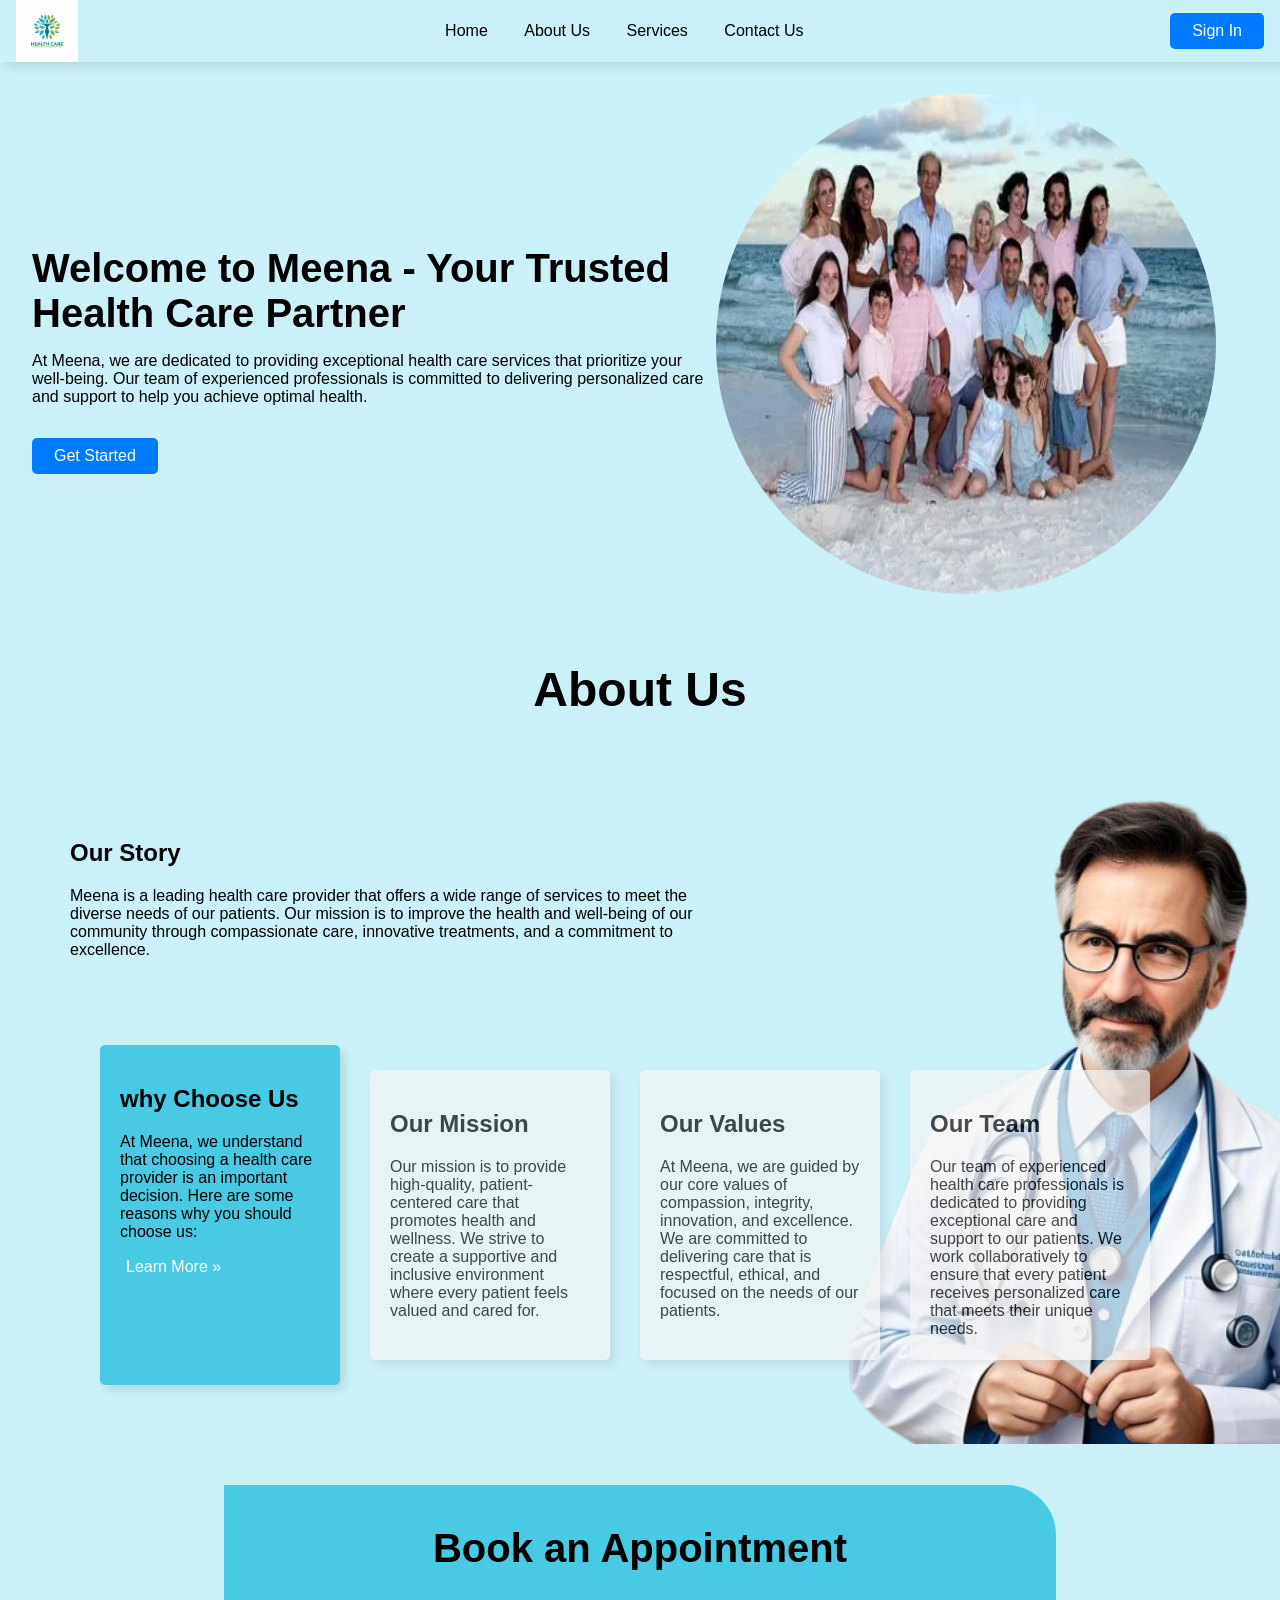
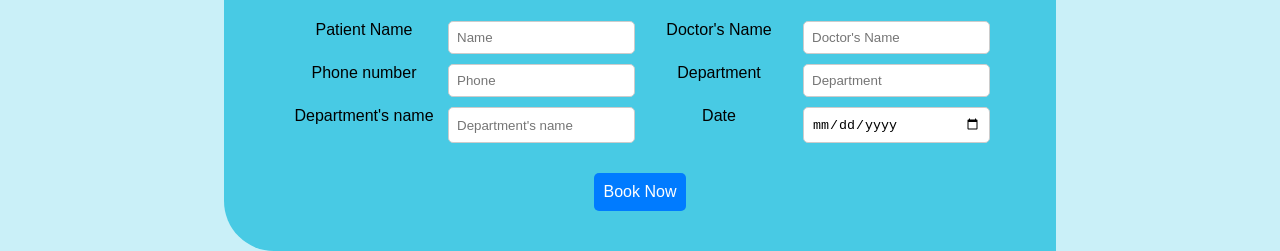
<file: index.html>
<!DOCTYPE html>
<html lang="en">
<head>
    <meta charset="UTF-8">
    <meta name="viewport" content="width=device-width, initial-scale=1.0">
    <title>Meena - health care</title>
    <link rel="stylesheet" href="./CSS/style.css">
</head>
<body>
    <header>
        <img src="./images/logo.png" alt="" width="5%">

        <nav>
            <a href="#">Home</a>
            <a href="#">About Us</a>
            <a href="#">Services</a>
            <a href="#">Contact Us</a>
        </nav>
        <div class="sign">
            <a href="#"><button>Sign In</button></a>
        </div>
    </header>

    <div class="hero">

        <div class="right">
            <h1>Welcome to Meena - Your Trusted Health Care Partner</h1>
            <p>At Meena, we are dedicated to providing exceptional health care services that prioritize your well-being. Our team of experienced professionals is committed to delivering personalized care and support to help you achieve optimal health.</p>
            <a href="#"><button>Get Started</button></a>
        </div>
        <div class="left">
            <img src="./images/family.png" alt="">
        </div>
    </div>
    
    <h2 id="h2">About Us</h2>

    <div class="about">
        <div class="story">
        <h2>Our Story</h2>
        <p>Meena is a leading health care provider that offers a wide range of services to meet the diverse needs of our patients. Our mission is to improve the health and well-being of our community through compassionate care, innovative treatments, and a commitment to excellence.</p>
        </div>
        
     <div class="cards">
        <div id="us">
            <h2>why Choose Us</h2>
            <p>At Meena, we understand that choosing a health care provider is an important decision. Here are some reasons why you should choose us:</p>
            <button>Learn More &raquo;</button>
        </div>

        <div>
            <h2>Our Mission</h2>
            <p>Our mission is to provide high-quality, patient-centered care that promotes health and wellness. We strive to create a supportive and inclusive environment where every patient feels valued and cared for.</p>
        </div>

        <div>
            <h2>Our Values</h2>
            <p>At Meena, we are guided by our core values of compassion, integrity, innovation, and excellence. We are committed to delivering care that is respectful, ethical, and focused on the needs of our patients.</p>
        </div>
    
        <div>
            <h2>Our Team</h2>
            <p>Our team of experienced health care professionals is dedicated to providing exceptional care and support to our patients. We work collaboratively to ensure that every patient receives personalized care that meets their unique needs.</p>
        </div>

     </div>
    </div>
    <center>
    <div class="book">
        <h2>Book an Appointment</h2>
        <form action="">
            <label for="name">Patient Name</label>
            <input type="text" id="name" placeholder="Name">
            <label for="email">Doctor's Name</label>
            <input type="email" id="email" placeholder="Doctor's Name">
            <label for="phone">Phone number</label>
            <input type="tel" id="phone" placeholder="Phone">
            <label for="department">Department</label>
            <input type="text" id="department" placeholder="Department">
            <label for="department">Department's name</label>
            <input type="text" id="department" placeholder="Department's name">
            <label for="date">Date</label>
            <input type="date" id="date" placeholder="Date">
        </form>
        <button type="submit">Book Now</button>
    </div>
    </center>
</body>
</html>
</file>
<file: CSS/style.css>
body {
    font-family: Arial, sans-serif;
    margin: 0;
    padding: 0;
    background-color: #caf0f8;
}
header {
    display: flex;
    justify-content: space-between;
    align-items: center;
    padding: 0 1rem;
    box-shadow: 5px 5px 10px rgba(0, 0, 0, 0.1);

}
nav a {
    text-decoration: none;
    margin: 0 1rem;
    color: black;
}
.sign {
    background-color: #007BFF;
    color: white;
    padding: 0.5rem 1rem;
    border-radius: 5px;
}

button {
    background-color: transparent;
    border: none;
    color: white;
    font-size: 1rem;
    cursor: pointer;
}
.hero {
    display: flex;
    align-items: center;
    padding: 2rem;
    background: linear-gradient(to bottom aqua, white);
}
.hero img {
    width: 500px;
    height: 500px;
    border-radius: 50%;
    margin-right: 2rem;
}
.right h1 {
    font-size: 2.5rem;
    margin-bottom: 1rem;
}
.right a {
    display: inline-block;
    margin-top: 1rem;
    padding: 0.5rem 1rem;
    background-color: #007BFF;
    color: white;
    text-decoration: none;
    border-radius: 5px;
}

#h2  {
    text-align: center;
    font-size: 3rem;
    margin: 2rem 0;
}
.about {
    background: url(../images/Dr-2.png) right;
    background-repeat: no-repeat;
    width: 100%;
    padding: 50px;
}
#us {
    background-color: #48cae4;
    width: 250;
    height: 300px;
    opacity: 1.0;
}
.cards{
    display: flex;
    gap: 30px;
    align-items: center;
    padding: 50px;
}

.cards div {
    background-color: whitesmoke;
    opacity: 0.7;
    border-radius: 5px;
    box-shadow: 5px 5px 10px rgba(0, 0, 0, 0.1);
    width: 200px;
    height: 250px;
    padding: 20px;
}
.story  {
    width: 50%;
    padding: 20px;
}
form {
    display: grid;
    grid-template-columns: 1fr 1fr 1fr 1fr;
    gap: 10px;
    width: 700px;
    justify-content: center;
    text-align: center;
    margin-top: 50px;
}
.book {
    padding: 0.5rem 1rem;
    border-radius: 0 50px;
    border: none;
    cursor: pointer;
    background-color: #48cae4;
    width: 800px;
    height: 350px;
}
form input {
    padding: 0.5rem;
    border-radius: 5px;
    border: 1px solid #ccc;
}
.book button {
    background-color: #007BFF;
    border-radius: 5px;
    color: white;
    margin: 30px;
    padding: 10px;
}
.book h2 {
    font-size: 2.5rem;
}
</file>
